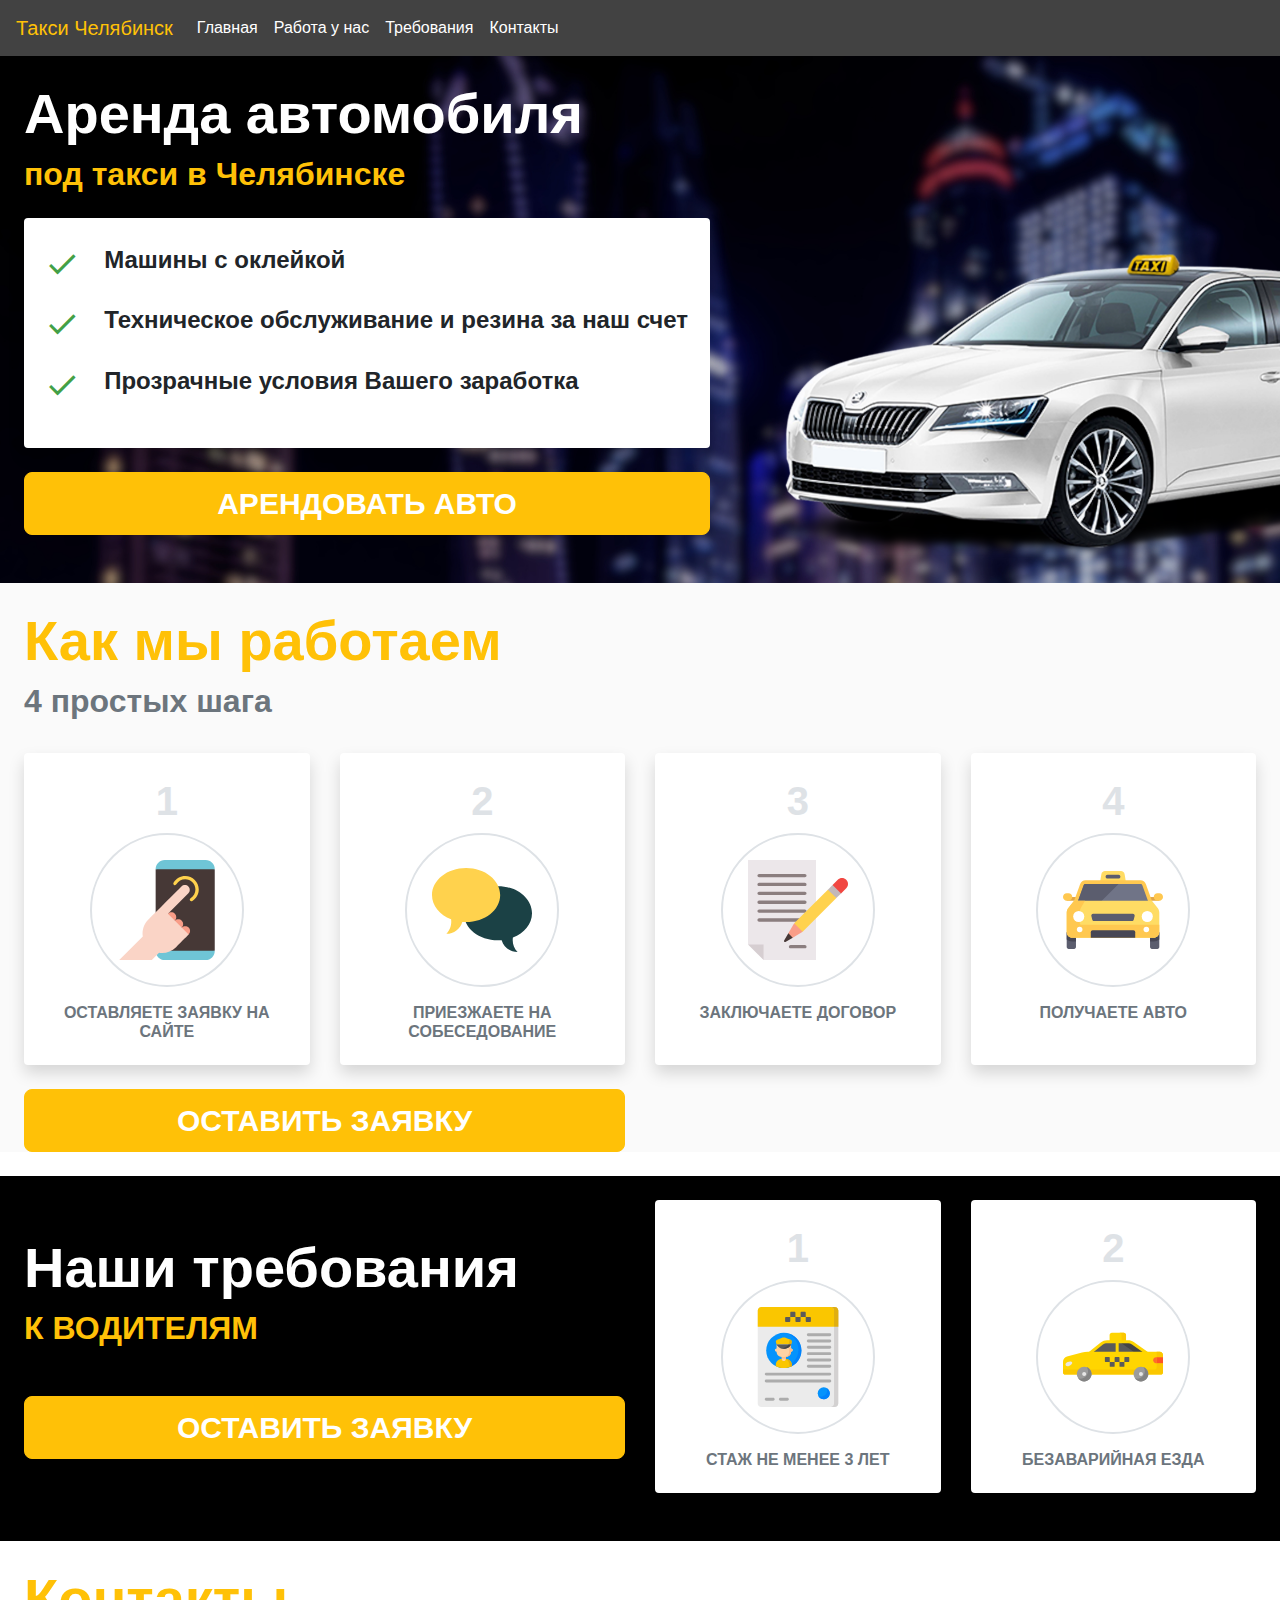
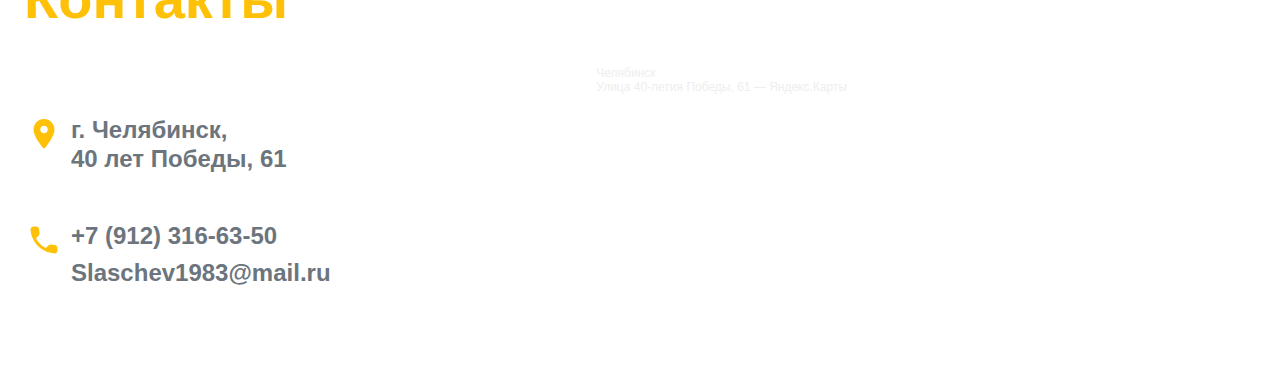
<file: index.html>
<!doctype html>
<html lang="ru">

<head>
    <meta charset="utf-8">
    <meta name="viewport" content="width=device-width, initial-scale=1, shrink-to-fit=no">

    <!-- Bootstrap CSS -->
    <link rel="stylesheet" href="https://stackpath.bootstrapcdn.com/bootstrap/4.4.1/css/bootstrap.min.css" integrity="sha384-Vkoo8x4CGsO3+Hhxv8T/Q5PaXtkKtu6ug5TOeNV6gBiFeWPGFN9MuhOf23Q9Ifjh" crossorigin="anonymous">

    <!--material icons, replace with font awesome-->
    <link href="https://fonts.googleapis.com/icon?family=Material+Icons" rel="stylesheet">

    <link rel="stylesheet" href="https://maxcdn.bootstrapcdn.com/font-awesome/4.7.0/css/font-awesome.min.css">


    <link rel="stylesheet" href="main.css">
    <link rel="stylesheet" href="section-1.css">
    <link rel="stylesheet" href="section-2.css">
    <link rel="stylesheet" href="section-3.css">
    <link rel="stylesheet" href="section-4.css">

    <title>Такси</title>
</head>

<body>
    <nav class="navbar navbar-expand-lg sticky-top navbar-dark" style="background-color: #424242;">
        <a class="navbar-brand text-warning" href="#start">Такси Челябинск</a>
        <button class="navbar-toggler" type="button" data-toggle="collapse" data-target="#navbarSupportedContent" aria-controls="navbarSupportedContent" aria-expanded="false" aria-label="Toggle navigation">
            <span class="navbar-toggler-icon"></span>
        </button>

        <div class="collapse navbar-collapse" id="navbarSupportedContent">
            <ul class="navbar-nav mr-auto">
                <li class="nav-item active">
                    <a class="nav-link" href="#start">Главная<span class="sr-only">(current)</span></a>
                </li>
                <li class="nav-item active">
                    <a class="nav-link" href="#job">Работа у нас<span class="sr-only">(current)</span></a>
                </li>

                <li class="nav-item active">
                    <a class="nav-link" href="#requirements">Требования<span class="sr-only">(current)</span></a>
                </li>
                <li class="nav-item active">
                    <a class="nav-link" href="#contacts">Контакты<span class="sr-only">(current)</span></a>
                </li>
            </ul>
        </div>
    </nav>



    <!-- TODO navbar в отдельный класс-->
    <div id="form-dialog">
    </div>

    <div id="parallax-world-of-ugg">

        <section id="start">
        </section>

        <section id="job">
        </section>

        <section id="requirements">
        </section>

        <section id="contacts">
        </section>

    </div>
    <!-- jQuery first, then Popper.js, then Bootstrap JS -->
    <script src="https://code.jquery.com/jquery-3.4.1.slim.min.js" integrity="sha384-J6qa4849blE2+poT4WnyKhv5vZF5SrPo0iEjwBvKU7imGFAV0wwj1yYfoRSJoZ+n" crossorigin="anonymous"></script>
    <script src="https://ajax.googleapis.com/ajax/libs/jquery/3.3.1/jquery.min.js"></script>
    <script src="https://cdn.jsdelivr.net/npm/popper.js@1.16.0/dist/umd/popper.min.js" integrity="sha384-Q6E9RHvbIyZFJoft+2mJbHaEWldlvI9IOYy5n3zV9zzTtmI3UksdQRVvoxMfooAo" crossorigin="anonymous"></script>
    <script src="https://stackpath.bootstrapcdn.com/bootstrap/4.4.1/js/bootstrap.min.js" integrity="sha384-wfSDF2E50Y2D1uUdj0O3uMBJnjuUD4Ih7YwaYd1iqfktj0Uod8GCExl3Og8ifwB6" crossorigin="anonymous"></script>


    <script type="text/javascript" src="smoothScroll.js"></script>

    <script type="text/javascript">
        $(document).ready(function() {           
            $("#form-dialog").load("form-dialog.html");
            $("#start").load("section-1.html");
            $("#job").load("section-2.html");
            $("#requirements").load("section-3.html");
            $("#contacts").load("section-4.html");
        });

    </script>

</body>

</html>
</file>
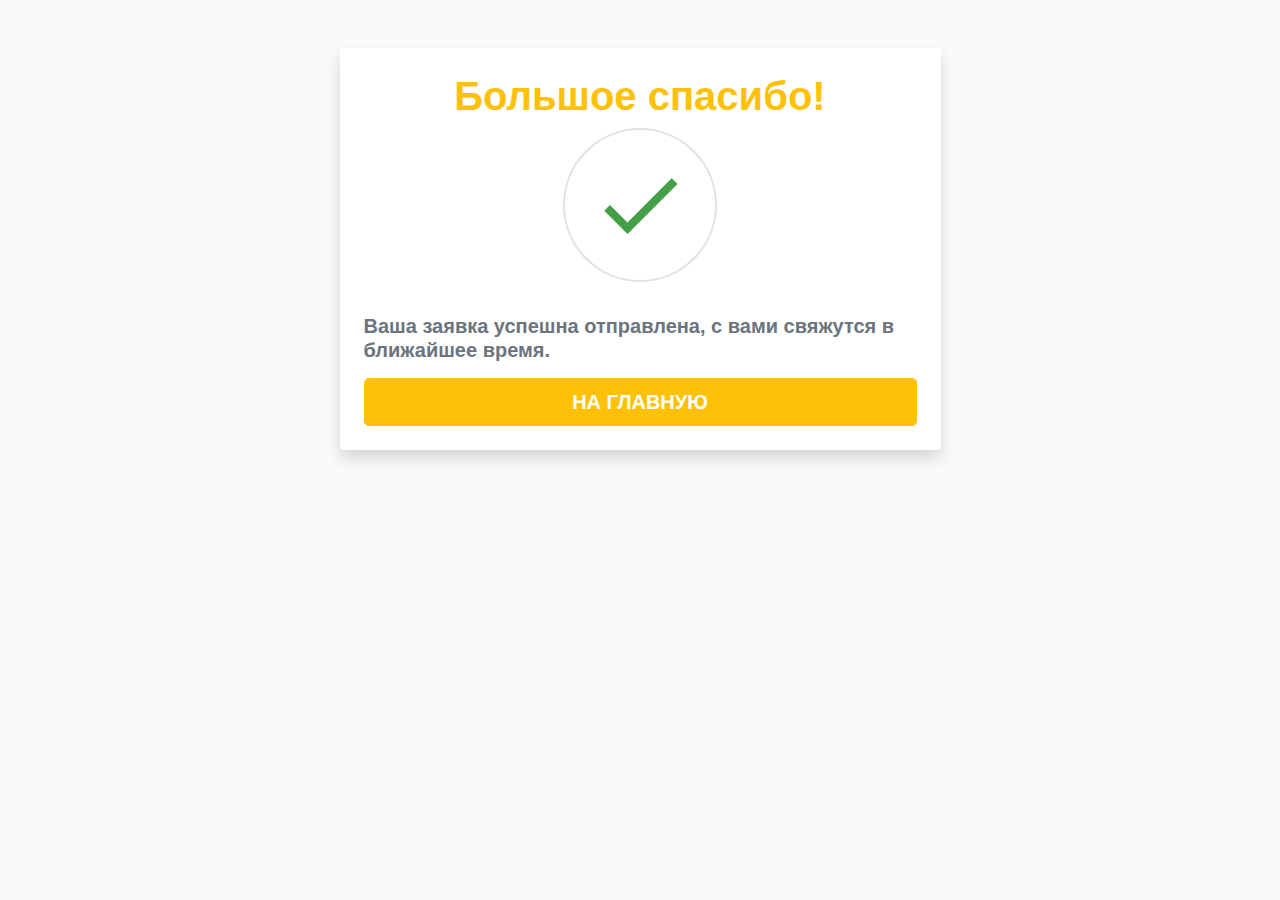
<file: success.html>
<!doctype html>
<html lang="ru">

<head>
    <meta charset="utf-8">
    <meta name="viewport" content="width=device-width, initial-scale=1, shrink-to-fit=no">

    <!-- Bootstrap CSS -->
    <link rel="stylesheet" href="https://stackpath.bootstrapcdn.com/bootstrap/4.4.1/css/bootstrap.min.css" integrity="sha384-Vkoo8x4CGsO3+Hhxv8T/Q5PaXtkKtu6ug5TOeNV6gBiFeWPGFN9MuhOf23Q9Ifjh" crossorigin="anonymous">

    <!--material icons, replace with font awesome-->
    <link href="https://fonts.googleapis.com/icon?family=Material+Icons" rel="stylesheet">

    <link rel="stylesheet" href="https://maxcdn.bootstrapcdn.com/font-awesome/4.7.0/css/font-awesome.min.css">


    <link rel="stylesheet" href="form-result.css">

    <title>Такси</title>
</head>

<body style="background: #FAFAFA;">

    <div class="container-fluid px-4">
        <div class="row justify-content-md-center">

            <div class="col-xl-6 col-sm-12 mb-0 text-center pt-5">
                <div class="bg-white rounded shadow py-4 px-4">
                    <h1 class="display-5 text-warning text-center font-weight-bold">Большое спасибо!</h1>
                    <div class="border border-icon mb-3 text-center">
                         <i class="material-icons md-100 green">done</i>
                    </div>

                    <h5 class="my-3 text-secondary font-weight-bold text-left">Ваша заявка успешна отправлена, с вами свяжутся в ближайшее время.</h5>
                    <a href="/" style="width: 100%;" class="btn btn-warning text-uppercase btn-lg text-white font-weight-bold">На главную</a>
                </div>
            </div>
        </div>
    </div>
</body>

</html>
</file>
<file: main.css>
/* Override UGG site */
#main {width: 100%; padding:0;}
.content-asset p {margin:0 auto;}
.breadcrumb {display:none;}

/* Helpers */
/**************************/
.margin-top-10 {padding-top:10px;}
.margin-bot-10 {padding-bottom:10px;}



.btn-xlarge { 
    font-size: 30px; //change this to your desired size
    line-height: normal;
    -webkit-border-radius: 8px;
    -moz-border-radius: 8px;
    border-radius: 8px;
}

.navbar-dark .navbar-nav .nav-link:focus, .navbar-dark .navbar-nav .nav-link:hover {
    color:#ffc107;
}
</file>
<file: section-1.css>
/* Override UGG site */
#main {
    width: 100%;
    padding: 0;
}

.content-asset p {
    margin: 0 auto;
}

.breadcrumb {
    display: none;
}

/* Helpers */
/**************************/
.margin-top-10 {
    padding-top: 10px;
}

.margin-bot-10 {
    padding-bottom: 10px;
}

/* Typography */
/**************************/
/*
#parallax-world-of-ugg h1 {font-family:'Oswald', sans-serif; font-size:24px; font-weight:400; text-transform: uppercase; color:black; padding:0; margin:0;}
#parallax-world-of-ugg h2 {font-family:'Oswald', sans-serif; font-size:70px; letter-spacing:10px; text-align:center; color:white; font-weight:400; text-transform:uppercase; z-index:10; opacity:.9;}
#parallax-world-of-ugg h3 {font-family:'Oswald', sans-serif; font-size:14px; line-height:0; font-weight:400; letter-spacing:8px; text-transform: uppercase; color:black;}
#parallax-world-of-ugg p {font-family:'Source Sans Pro', sans-serif; font-weight:400; font-size:14px; line-height:24px;}
.first-character {font-weight:400; float: left; font-size: 84px; line-height: 64px; padding-top: 4px; padding-right: 8px; padding-left: 3px; font-family: 'Source Sans Pro', sans-serif;}
*/
.sc {
    color: #3b8595;
}

.ny {
    color: #3d3c3a;
}

.atw {
    color: #c48660;
}


/* Section - Title */
/**************************/
#parallax-world-of-ugg .title {
    background: white;
    padding: 60px;
    margin: 0 auto;
    text-align: center;
}

/* Section - Block */
/**************************/
#parallax-world-of-ugg .block {
    background: white;
    padding: 60px;
    width: 820px;
    margin: 0 auto;
    text-align: justify;
}

#parallax-world-of-ugg .block-gray {
    background: #f2f2f2;
    padding: 60px;
}

#parallax-world-of-ugg .section-overlay-mask {
    position: absolute;
    top: 0;
    left: 0;
    width: 100%;
    height: 100%;
    background-color: black;
    opacity: 0.70;
}

/* Section - Parallax */
/**************************/
#parallax-world-of-ugg .parallax-one {
    overflow: hidden;
    position: relative;
    width: 100%;
    background-color: #000000;
    background-image: url("images/section-1-parallax.jpg");
    background-attachment: fixed;
    background-size: cover;
    -moz-background-size: cover;
    -webkit-background-size: cover;
    background-repeat: no-repeat;
    background-position: top center;
}



/*    MY STYLES                   */
.material-icons.green {
    color: #43A047;
}

.material-icons {
    vertical-align: middle;
}

.material-icons.md-18 {
    font-size: 18px;
}

.material-icons.md-24 {
    font-size: 24px;
}

.material-icons.md-36 {
    font-size: 36px;
}

.material-icons.md-48 {
    font-size: 48px;
}


.border-icon {
    border-width: 2px !important;
    padding: 25px;
    border-radius: 50%;
    display: inline-block;
}

.text-index {
    color: #DEE2E6 !important;
}
</file>
<file: section-2.css>
.border-icon {
    border-width:2px !important;
     padding: 25px;
  border-radius:50%;
  display:inline-block;
}

.text-index{
    color:#DEE2E6 !important;
}

.btn-xlarge {
    padding: 18px 28px;
    font-size: 30px; //change this to your desired size
    line-height: normal;
    -webkit-border-radius: 8px;
       -moz-border-radius: 8px;
            border-radius: 8px;
}
</file>
<file: section-3.css>
.parallax-two {
    overflow: hidden;
    position: relative;
    width: 100%;
    background-image: url("images/section-3-parallax.jpg");
    background-attachment: fixed;
    background-size: cover;
    -moz-background-size: cover;
    -webkit-background-size: cover;
    background-repeat: no-repeat;
    background-position: top center;
    background-color: #000000;
}
</file>
<file: section-4.css>
#address::before {
    content: "";
    position: relative;
    display: inline-block;
    float: left;
    margin-left: -2em;
    width: 1.5em;
    height: 1.5em;
    left: 3px;
    top: 0;
    background: url(images/section-4-map.svg) center/contain no-repeat;
}
#phone-number1::before {
    content: "";
    position: relative;
    display: inline-block;
    float: left;
    margin-left: -2em;
    width: 1.5em;
    height: 1.5em;
    left: 3px;
    top: 0;
    background: url(images/section-4-call.svg) center/contain no-repeat;
}
</file>
<file: form-result.css>
.border-icon {
    border-width:2px !important;
     padding: 25px;
  border-radius:50%;
  display:inline-block;
}

.text-index{
    color:#DEE2E6 !important;
}

.material-icons.green {
    color: #43A047;
}

.material-icons.red {
    color: #E53935;
}

.material-icons {
    vertical-align: middle;
}

.material-icons.md-100 {
    font-size: 100px;
}
</file>
